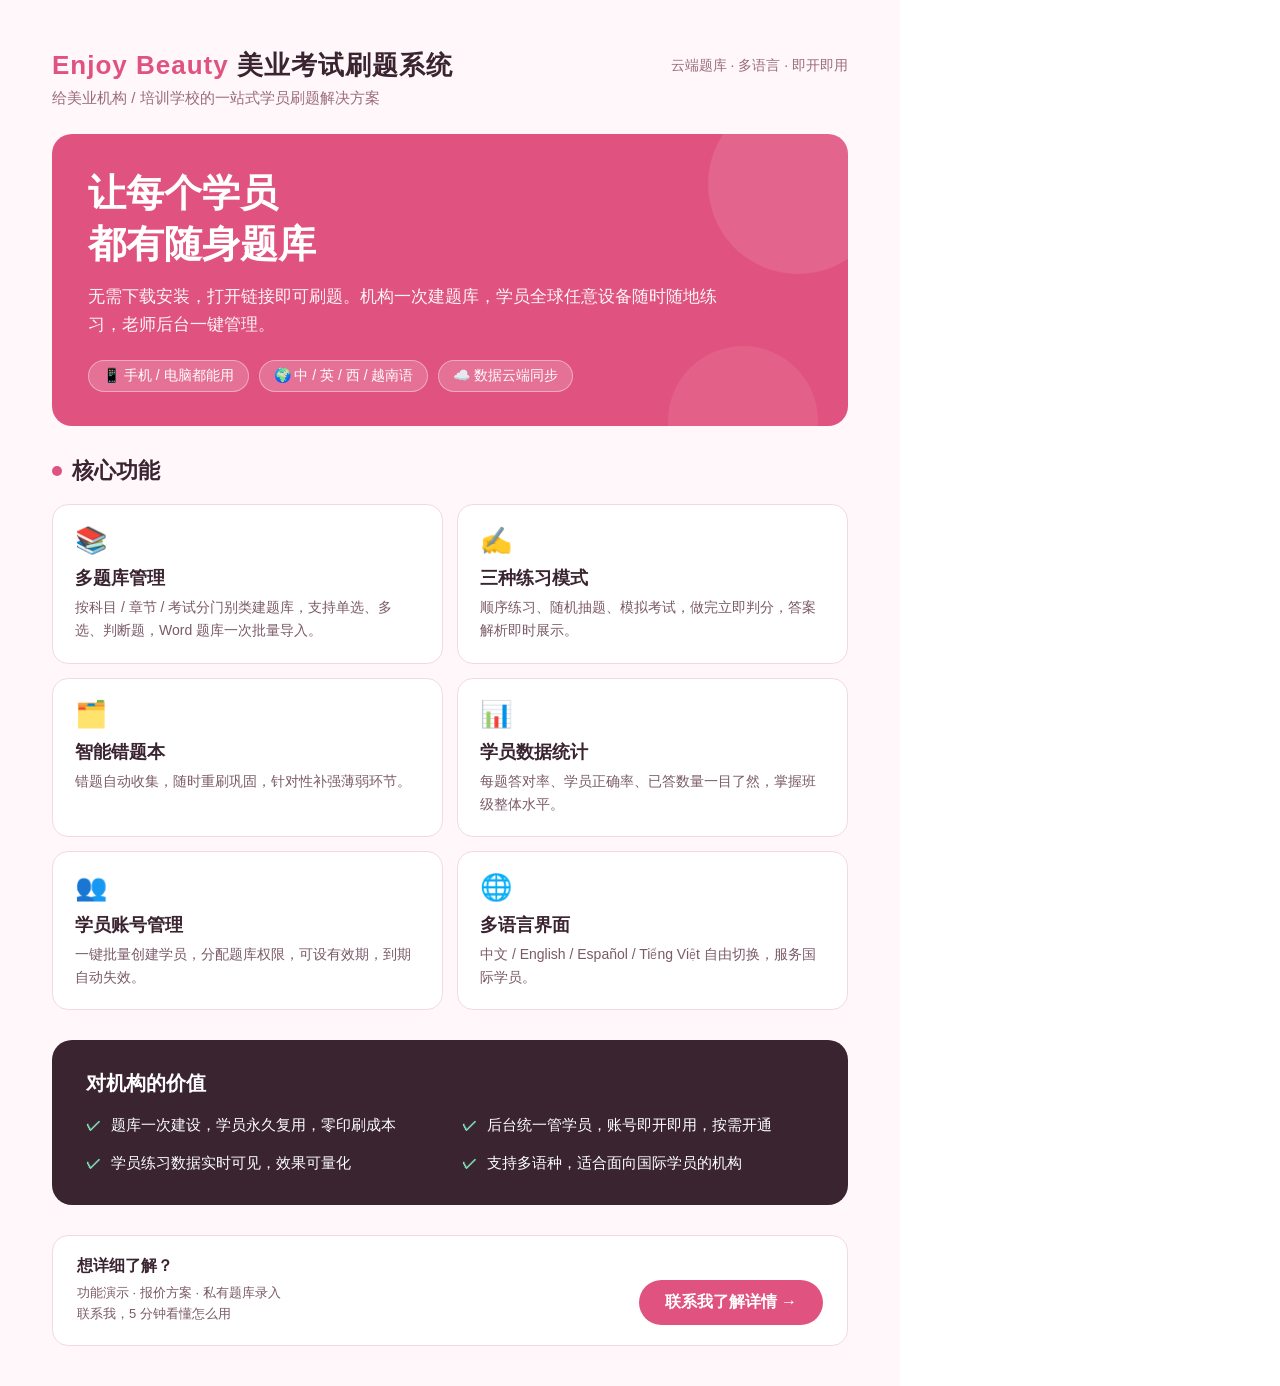
<file: output/poster.html>
<!DOCTYPE html>
<html lang="zh-CN">
<head>
<meta charset="UTF-8">
<style>
  * { margin:0; padding:0; box-sizing:border-box; }
  body { font-family: -apple-system, "PingFang SC", "Microsoft YaHei", sans-serif; }
  .poster {
    width: 900px;
    background: #FFF7FA;
    padding: 48px 52px 40px;
    color: #3A2430;
  }
  .head { display:flex; justify-content:space-between; align-items:center; margin-bottom:6px; }
  .brand { font-size:26px; font-weight:800; color:#E0527F; letter-spacing:1px; }
  .brand span { color:#3A2430; }
  .tagline { font-size:15px; color:#9A6B7E; margin-bottom:26px; }
  .hero {
    background:#E0527F; border-radius:20px; padding:34px 36px; color:#fff; margin-bottom:30px;
    position:relative; overflow:hidden;
  }
  .hero::after {
    content:""; position:absolute; right:-40px; top:-40px; width:180px; height:180px;
    border-radius:50%; background:rgba(255,255,255,0.10);
  }
  .hero::before {
    content:""; position:absolute; right:30px; bottom:-70px; width:150px; height:150px;
    border-radius:50%; background:rgba(255,255,255,0.08);
  }
  .hero h1 { font-size:38px; font-weight:800; line-height:1.35; margin-bottom:12px; }
  .hero p { font-size:17px; opacity:.95; line-height:1.7; max-width:640px; }
  .hero .badges { margin-top:20px; display:flex; gap:10px; flex-wrap:wrap; position:relative; z-index:2; }
  .badge {
    background:rgba(255,255,255,0.18); border:1px solid rgba(255,255,255,0.4);
    padding:6px 14px; border-radius:999px; font-size:14px;
  }
  .section { margin-bottom:30px; }
  .sec-title {
    display:flex; align-items:center; gap:10px; font-size:22px; font-weight:800; color:#3A2430;
    margin-bottom:18px;
  }
  .sec-title .dot { width:10px; height:10px; border-radius:50%; background:#E0527F; }
  .grid { display:grid; grid-template-columns:1fr 1fr; gap:14px; }
  .card {
    background:#fff; border:1px solid #F3D9E2; border-radius:16px; padding:20px 22px;
  }
  .card .icon { font-size:26px; margin-bottom:10px; }
  .card .name { font-size:18px; font-weight:700; margin-bottom:6px; }
  .card .desc { font-size:14px; color:#7A5A68; line-height:1.65; }
  .value-band {
    background:#3A2430; border-radius:20px; padding:30px 34px; color:#fff; margin-bottom:30px;
  }
  .value-band .vb-title { font-size:20px; font-weight:800; margin-bottom:16px; }
  .value-list { display:grid; grid-template-columns:1fr 1fr; gap:14px 24px; }
  .value-item { display:flex; gap:10px; font-size:15px; line-height:1.6; }
  .value-item .check { color:#7FE0B8; font-weight:800; flex-shrink:0; }
  .foot {
    display:flex; justify-content:space-between; align-items:flex-end; gap:20px;
    background:#fff; border:1px solid #F3D9E2; border-radius:16px; padding:20px 24px;
  }
  .foot .ft-l { }
  .foot .ft-title { font-size:16px; font-weight:700; margin-bottom:6px; }
  .foot .ft-desc { font-size:13px; color:#7A5A68; line-height:1.6; }
  .foot .cta {
    background:#E0527F; color:#fff; font-size:16px; font-weight:700;
    padding:12px 26px; border-radius:999px; white-space:nowrap;
  }
</style>
</head>
<body>
  <div class="poster">
    <div class="head">
      <div class="brand">Enjoy Beauty <span>美业考试刷题系统</span></div>
      <div style="font-size:14px;color:#9A6B7E;">云端题库 · 多语言 · 即开即用</div>
    </div>
    <div class="tagline">给美业机构 / 培训学校的一站式学员刷题解决方案</div>

    <div class="hero">
      <h1>让每个学员<br>都有随身题库</h1>
      <p>无需下载安装，打开链接即可刷题。机构一次建题库，学员全球任意设备随时随地练习，老师后台一键管理。</p>
      <div class="badges">
        <span class="badge">📱 手机 / 电脑都能用</span>
        <span class="badge">🌍 中 / 英 / 西 / 越南语</span>
        <span class="badge">☁️ 数据云端同步</span>
      </div>
    </div>

    <div class="section">
      <div class="sec-title"><span class="dot"></span>核心功能</div>
      <div class="grid">
        <div class="card">
          <div class="icon">📚</div>
          <div class="name">多题库管理</div>
          <div class="desc">按科目 / 章节 / 考试分门别类建题库，支持单选、多选、判断题，Word 题库一次批量导入。</div>
        </div>
        <div class="card">
          <div class="icon">✍️</div>
          <div class="name">三种练习模式</div>
          <div class="desc">顺序练习、随机抽题、模拟考试，做完立即判分，答案解析即时展示。</div>
        </div>
        <div class="card">
          <div class="icon">🗂️</div>
          <div class="name">智能错题本</div>
          <div class="desc">错题自动收集，随时重刷巩固，针对性补强薄弱环节。</div>
        </div>
        <div class="card">
          <div class="icon">📊</div>
          <div class="name">学员数据统计</div>
          <div class="desc">每题答对率、学员正确率、已答数量一目了然，掌握班级整体水平。</div>
        </div>
        <div class="card">
          <div class="icon">👥</div>
          <div class="name">学员账号管理</div>
          <div class="desc">一键批量创建学员，分配题库权限，可设有效期，到期自动失效。</div>
        </div>
        <div class="card">
          <div class="icon">🌐</div>
          <div class="name">多语言界面</div>
          <div class="desc">中文 / English / Español / Tiếng Việt 自由切换，服务国际学员。</div>
        </div>
      </div>
    </div>

    <div class="value-band">
      <div class="vb-title">对机构的价值</div>
      <div class="value-list">
        <div class="value-item"><span class="check">✓</span><span>题库一次建设，学员永久复用，零印刷成本</span></div>
        <div class="value-item"><span class="check">✓</span><span>后台统一管学员，账号即开即用，按需开通</span></div>
        <div class="value-item"><span class="check">✓</span><span>学员练习数据实时可见，效果可量化</span></div>
        <div class="value-item"><span class="check">✓</span><span>支持多语种，适合面向国际学员的机构</span></div>
      </div>
    </div>

    <div class="foot">
      <div class="ft-l">
        <div class="ft-title">想详细了解？</div>
        <div class="ft-desc">功能演示 · 报价方案 · 私有题库录入<br>联系我，5 分钟看懂怎么用</div>
      </div>
      <div class="cta">联系我了解详情 →</div>
    </div>
  </div>
</body>
</html>
</file>
